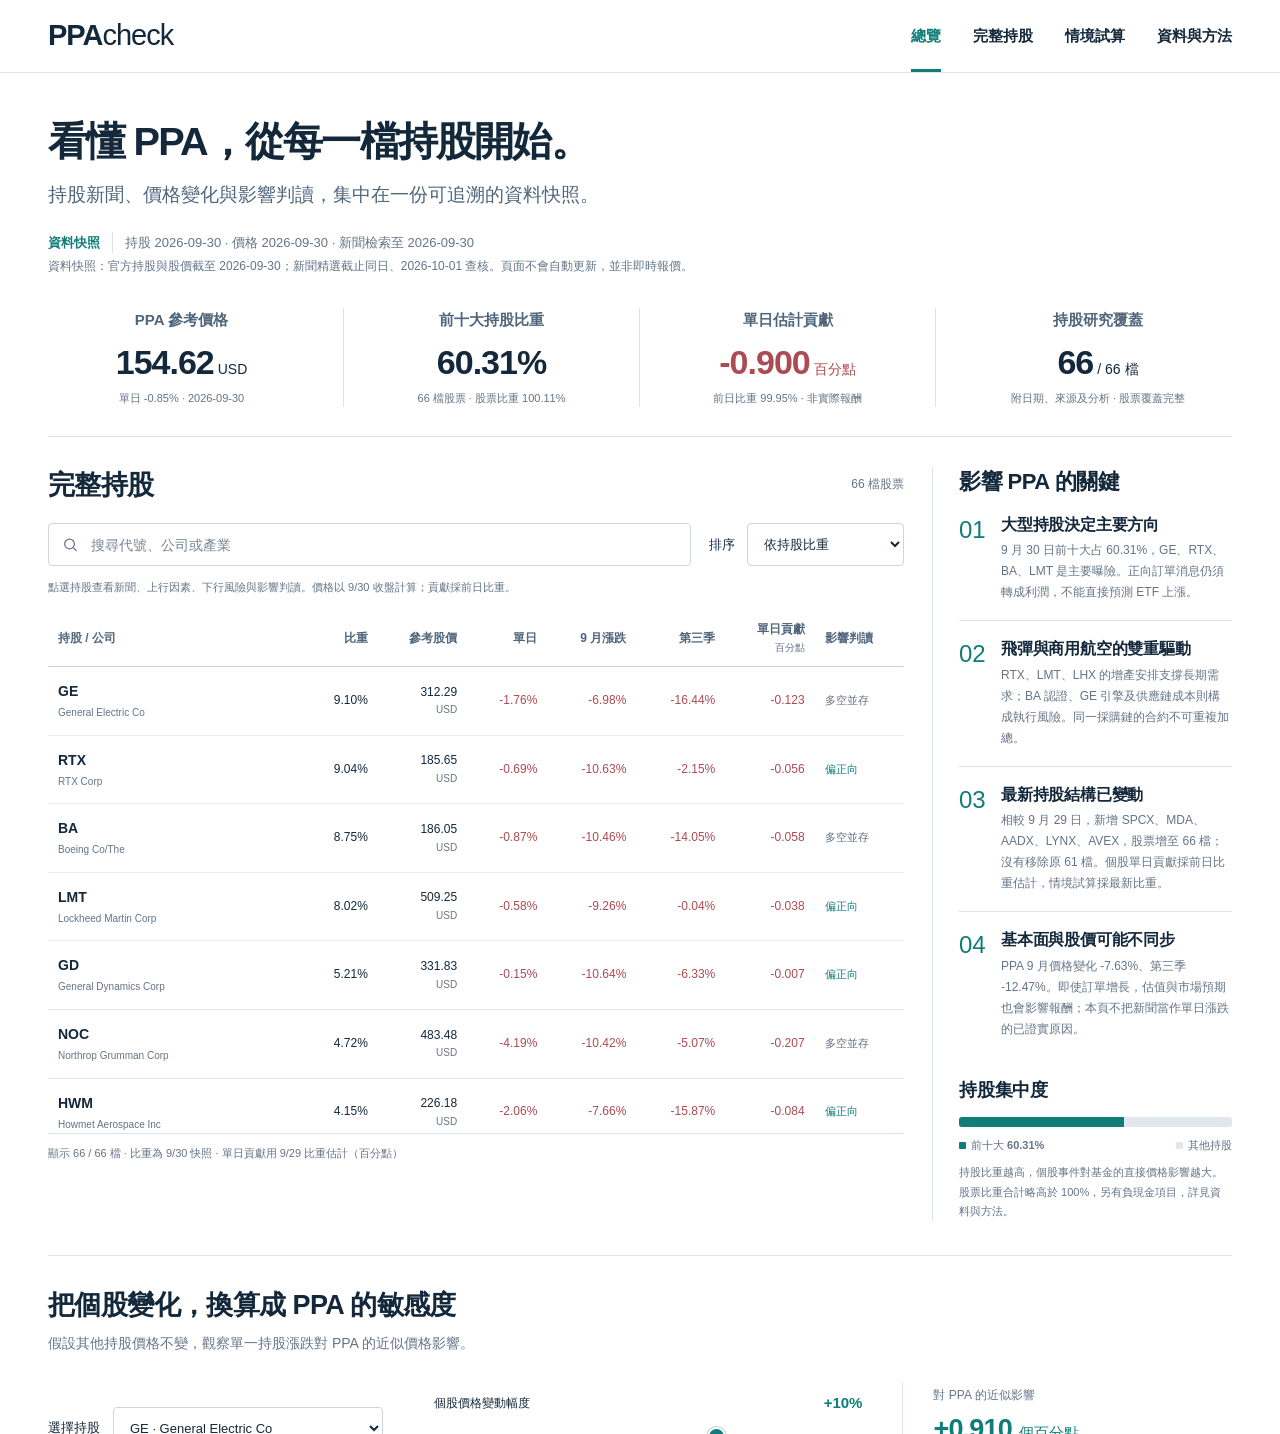
<file: index.html>
<!doctype html><html lang="zh-Hant"><head><meta charset="utf-8"><meta name="viewport" content="width=device-width, initial-scale=1"><meta http-equiv="refresh" content="0;url=PPAcheck.html"><title>PPAcheck</title></head><body><a href="PPAcheck.html">開啟 PPA 持股研究網頁</a></body></html>
</file>
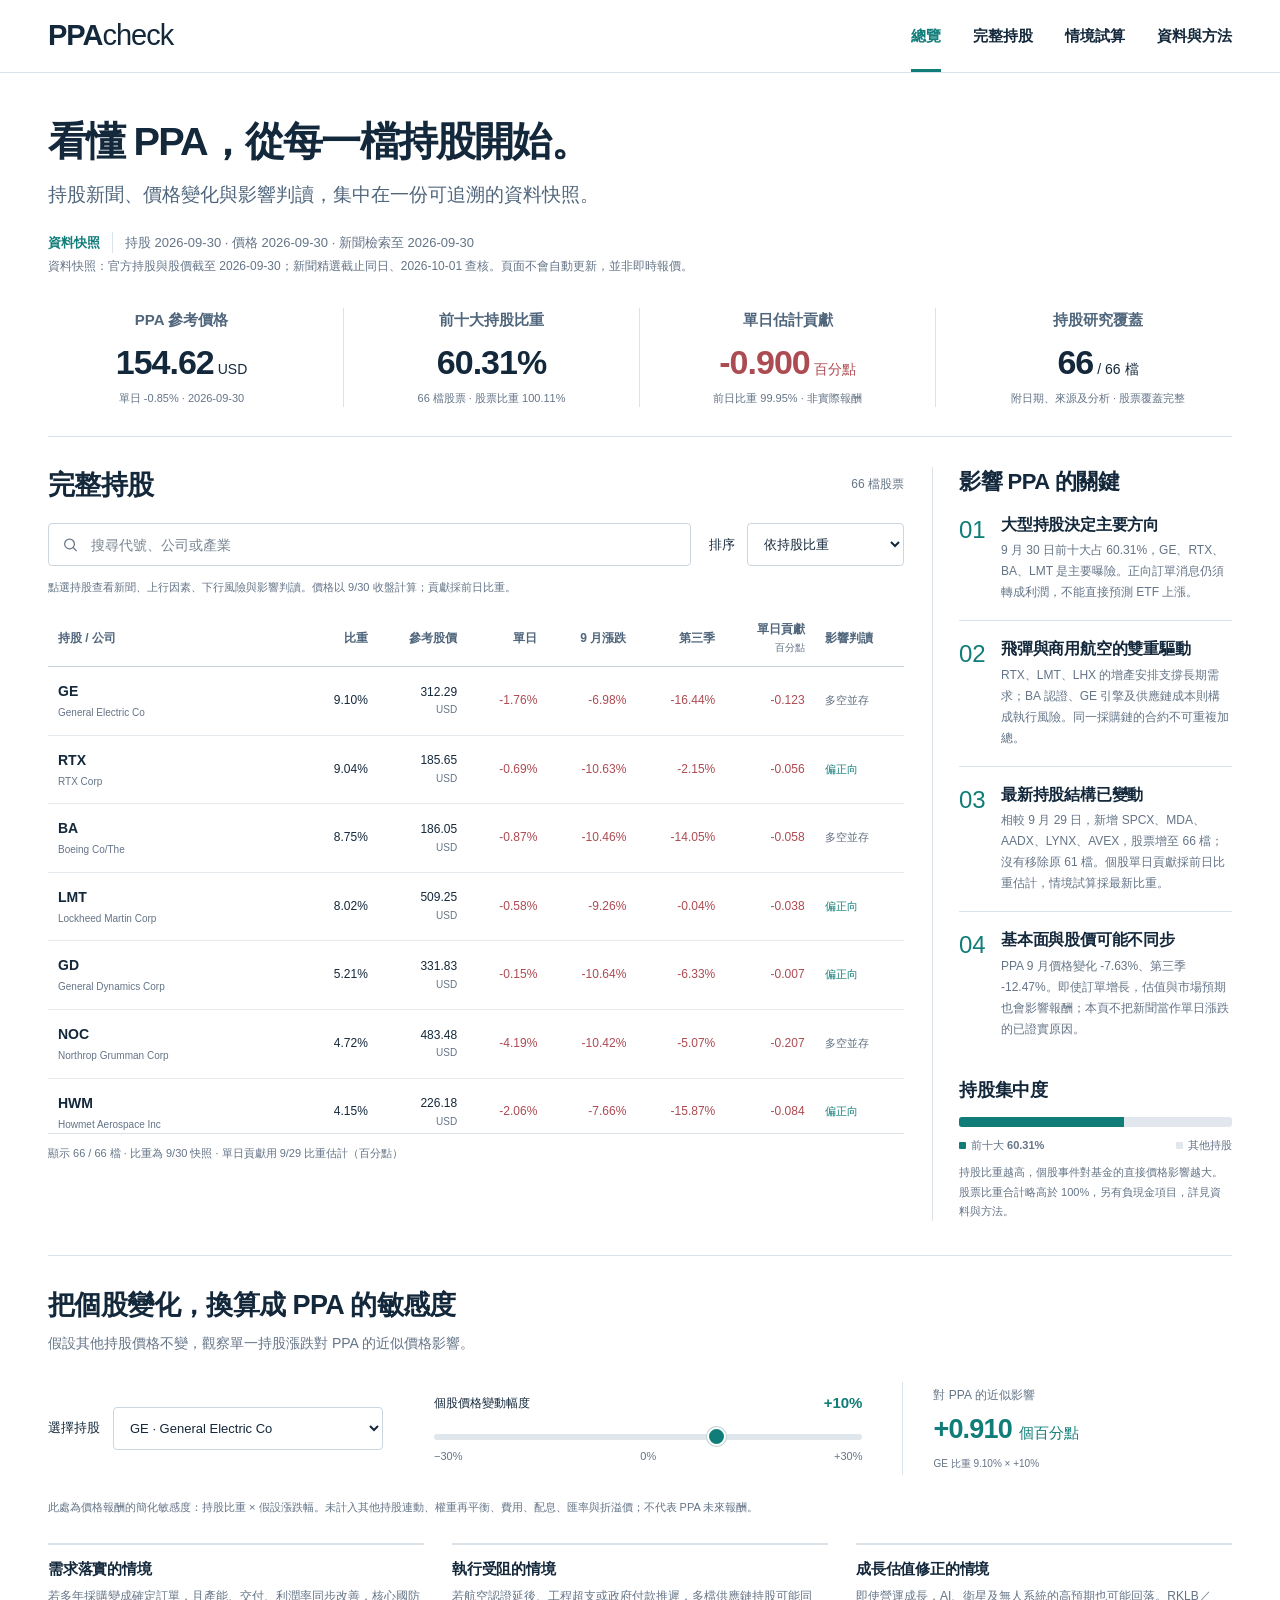
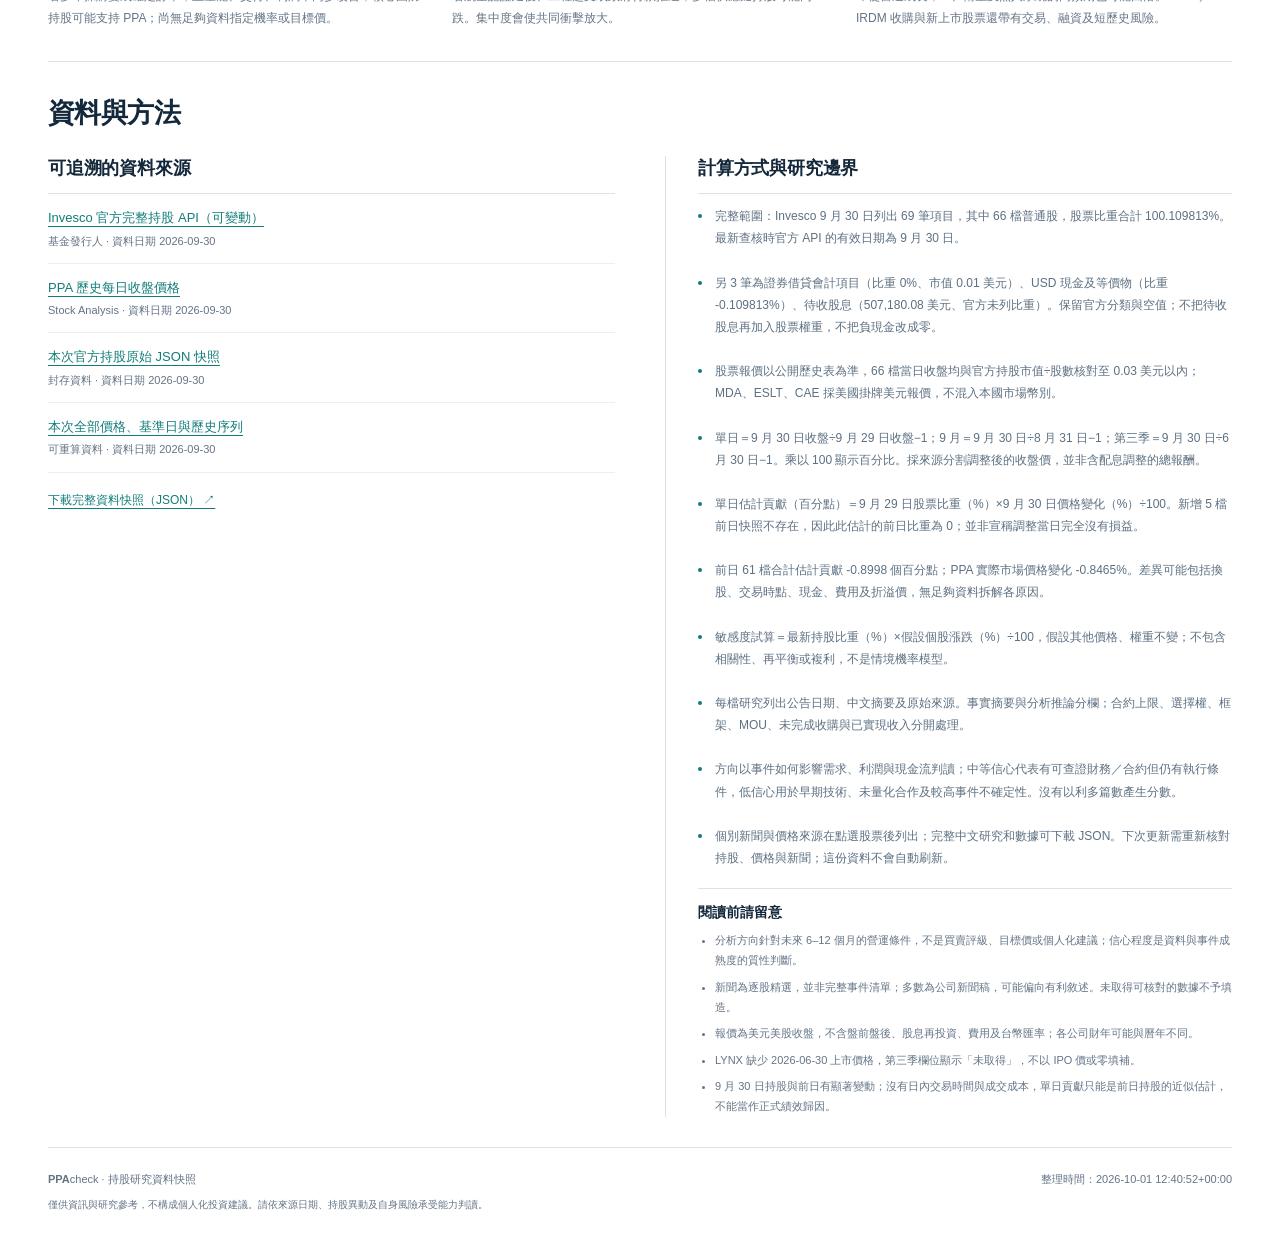
<file: PPAcheck.html>
<!doctype html>
<html lang="zh-Hant">
<head>
  <meta charset="utf-8">
  <meta name="viewport" content="width=device-width, initial-scale=1">
  <meta name="description" content="PPA 航太與國防 ETF 持股研究：新聞來源、股價變化、基金影響分析與情境試算。所有數據皆標示資料日期。">
  <meta name="theme-color" content="#14283b">
  <title>PPAcheck｜PPA 持股新聞與影響研究</title>
  <link rel="stylesheet" href="assets/ppa.css?v=20261001">
  <script src="assets/ppa.js?v=20261001" defer></script>
</head>
<body>
  <a class="skip-link" href="#main">跳至主要內容</a>
  <header class="site-header">
    <div class="header-inner">
      <a class="wordmark" href="#overview" aria-label="PPAcheck 首頁"><strong>PPA</strong>check</a>
      <nav aria-label="主要導覽">
        <a class="active" href="#overview">總覽</a>
        <a href="#holdings">完整持股</a>
        <a href="#scenario">情境試算</a>
        <a href="#methodology">資料與方法</a>
      </nav>
    </div>
  </header>
  <main id="main" class="page-shell">
    <section id="overview" class="overview" aria-labelledby="page-title">
      <h1 id="page-title">看懂 PPA，從每一檔持股開始。</h1>
      <p class="lede">持股新聞、價格變化與影響判讀，集中在一份可追溯的資料快照。</p>
      <div class="snapshot-line"><span class="snapshot-label">資料快照</span><span id="as-of">正在載入資料日期…</span></div>
      <p id="freshness-note" class="freshness-note"></p>
      <div id="load-status" class="load-status" role="status">正在載入持股、價格與研究資料…</div>
      <div class="metrics" aria-label="基金研究總覽">
        <div class="metric"><span>PPA 參考價格</span><strong id="fund-price">未取得</strong><small id="fund-return">以來源標示時間為準</small></div>
        <div class="metric"><span>前十大持股比重</span><strong id="top-ten">未取得</strong><small id="weight-coverage">依持股快照計算</small></div>
        <div class="metric"><span>單日估計貢獻</span><strong id="daily-impact">未取得</strong><small id="impact-coverage">權重 × 個股價格漲跌</small></div>
        <div class="metric"><span>持股研究覆蓋</span><strong id="research-count">未取得</strong><small id="research-coverage">已附新聞來源的股票</small></div>
      </div>
    </section>

    <section id="holdings" class="holdings-layout" aria-labelledby="holdings-title">
      <div class="holdings-main">
        <div class="section-heading"><h2 id="holdings-title">完整持股</h2><span id="holdings-count" class="muted"></span></div>
        <div class="table-controls">
          <label class="search-box"><span class="visually-hidden">搜尋代號、公司或產業</span><svg aria-hidden="true" width="18" height="18" viewBox="0 0 24 24" fill="none" stroke="currentColor" stroke-width="1.7"><circle cx="10.5" cy="10.5" r="6.8"/><path d="m15.5 15.5 5 5"/></svg><input id="holding-search" type="search" placeholder="搜尋代號、公司或產業" autocomplete="off" disabled></label>
          <label class="sort-control"><span>排序</span><select id="holding-sort" disabled><option value="weight">依持股比重</option><option value="change1d">依單日漲跌</option><option value="change1m">依 9 月漲跌</option><option value="change3m">依第三季漲跌</option><option value="impact">依單日影響幅度</option><option value="ticker">依股票代號</option></select></label>
        </div>
        <p class="table-note">點選持股查看新聞、上行因素、下行風險與影響判讀。價格以 9/30 收盤計算；貢獻採前日比重。</p>
        <div class="table-scroll" tabindex="0" role="region" aria-label="可捲動的完整持股表格">
          <table id="holdings-table">
            <thead><tr><th scope="col">持股 / 公司</th><th scope="col" class="numeric">比重</th><th scope="col" class="numeric">參考股價</th><th scope="col" class="numeric">單日</th><th scope="col" class="numeric">9 月漲跌</th><th scope="col" class="numeric">第三季</th><th scope="col" class="numeric">單日貢獻<br><span class="th-unit">百分點</span></th><th scope="col">影響判讀</th></tr></thead>
            <tbody id="holdings-body"><tr><td colspan="8" class="empty-cell">正在載入…</td></tr></tbody>
          </table>
        </div>
        <p id="table-result" class="table-caption" role="status"></p>
      </div>
      <aside class="research-rail" aria-labelledby="drivers-title">
        <h2 id="drivers-title">影響 PPA 的關鍵</h2>
        <div id="fund-summary" class="driver-list"></div>
        <div class="concentration"><h3>持股集中度</h3><div id="concentration-bar" class="concentration-bar" aria-hidden="true"></div><div class="concentration-legend"><span><i class="top-ten-key"></i>前十大 <strong id="top-ten-legend">未取得</strong></span><span><i class="rest-key"></i>其他持股</span></div><p class="small-muted">持股比重越高，個股事件對基金的直接價格影響越大。股票比重合計略高於 100%，另有負現金項目，詳見資料與方法。</p></div>
      </aside>
    </section>

    <section id="holding-detail" class="holding-detail" aria-labelledby="detail-title" hidden>
      <button id="close-detail" class="text-button" type="button">← 返回完整持股</button>
      <div class="detail-title-row"><div><h2 id="detail-title" tabindex="-1">個股研究</h2><p class="detail-subtitle">新聞如何傳導到 PPA</p></div><span id="detail-sector" class="muted"></span></div>
      <div id="detail-metrics" class="detail-metrics"></div>
      <p id="detail-price-note" class="small-muted"></p>
      <div class="detail-columns">
        <div><h3>近期新聞與來源</h3><div id="detail-news" class="news-list"></div></div>
        <aside class="assessment"><h3>對 PPA 的影響判讀</h3><div id="detail-assessment"></div></aside>
      </div>
      <p class="detail-notice">此為資料快照與情境分析，並非即時報價或價格預測。新聞敘述與分析推論分開呈現。</p>
    </section>

    <section id="scenario" class="scenario-section" aria-labelledby="scenario-title">
      <h2 id="scenario-title">把個股變化，換算成 PPA 的敏感度</h2>
      <p class="section-intro">假設其他持股價格不變，觀察單一持股漲跌對 PPA 的近似價格影響。</p>
      <div class="scenario-controls">
        <label class="scenario-stock"><span>選擇持股</span><select id="scenario-ticker" disabled><option>正在載入持股…</option></select></label>
        <div class="shock-control"><div class="shock-label"><label for="scenario-shock">個股價格變動幅度</label><output id="shock-value" for="scenario-shock">+10%</output></div><input id="scenario-shock" type="range" min="-30" max="30" step="1" value="10" disabled><div class="range-labels" aria-hidden="true"><span>−30%</span><span>0%</span><span>+30%</span></div></div>
        <div class="scenario-result" aria-live="polite"><span>對 PPA 的近似影響</span><strong id="scenario-result">未取得</strong><small id="scenario-formula"></small></div>
      </div>
      <p class="calculation-note">此處為價格報酬的簡化敏感度：持股比重 × 假設漲跌幅。未計入其他持股連動、權重再平衡、費用、配息、匯率與折溢價；不代表 PPA 未來報酬。</p>
      <div id="fund-scenarios" class="fund-scenarios"></div>
    </section>

    <section id="methodology" class="methodology-section" aria-labelledby="methodology-title">
      <h2 id="methodology-title">資料與方法</h2>
      <div class="method-columns"><div><h3>可追溯的資料來源</h3><ul id="sources-list" class="sources-list"></ul><a class="data-download" href="data/ppa-data.json" download>下載完整資料快照（JSON） ↗</a></div><div><h3>計算方式與研究邊界</h3><ul id="methodology-list" class="method-list"></ul><div id="limitations" class="limitations"></div></div></div>
    </section>
    <footer class="site-footer"><span><strong>PPA</strong>check · 持股研究資料快照</span><span id="generated-at"></span><p>僅供資訊與研究參考，不構成個人化投資建議。請依來源日期、持股異動及自身風險承受能力判讀。</p></footer>
  </main>
  <noscript><p class="noscript">本頁需要 JavaScript 才能讀取資料與操作表格。您也可以直接查看 <a href="data/ppa-data.json">完整 JSON 資料</a>。</p></noscript>
</body>
</html>
</file>
<file: assets/ppa.css>
:root{--navy:#14283b;--muted:#647487;--teal:#117d79;--line:#dbe3e9;--wash:#f2f6f8;--white:#fff;--down:#ad4b52;--up:#117d79;--focus:#1676a4;--font:-apple-system,BlinkMacSystemFont,"Segoe UI","Noto Sans TC","PingFang TC","Microsoft JhengHei",sans-serif}
*{box-sizing:border-box}html{scroll-behavior:smooth;scroll-padding-top:96px}body{margin:0;color:var(--navy);background:var(--white);font-family:var(--font);font-size:15px;line-height:1.65;-webkit-font-smoothing:antialiased}a{color:var(--teal);text-decoration-thickness:1px;text-underline-offset:4px}button,input,select{font:inherit}button,select,input[type=range]{cursor:pointer}button:disabled,select:disabled,input:disabled{cursor:wait}button:focus-visible,a:focus-visible,input:focus-visible,select:focus-visible,[tabindex]:focus-visible{outline:3px solid #78b7d3;outline-offset:3px}button{color:inherit}h1,h2,h3,h4,p{margin:0}h1,h2,h3,h4{line-height:1.35}h2{font-size:27px;letter-spacing:-.6px}h3{font-size:19px;letter-spacing:-.2px}h4{font-size:16px}strong{font-weight:650}.site-header{height:73px;border-bottom:1px solid var(--line);background:var(--white)}.header-inner{max-width:1488px;margin:auto;padding:0 48px;height:100%;display:flex;align-items:center;justify-content:space-between;gap:24px}.wordmark{font-size:29px;letter-spacing:-1px;color:var(--navy);text-decoration:none;white-space:nowrap}.wordmark strong{font-weight:760}.site-header nav{display:flex;align-items:stretch;align-self:stretch;gap:32px}.site-header nav a{display:flex;align-items:center;position:relative;text-decoration:none;color:var(--navy);font-size:15px;font-weight:600;white-space:nowrap}.site-header nav a:hover,.site-header nav a.active{color:var(--teal)}.site-header nav a.active:after{content:"";position:absolute;bottom:0;left:0;right:0;height:3px;background:var(--teal)}.page-shell{max-width:1488px;margin:auto;padding:0 48px}.overview{padding:42px 0 0}.overview h1{font-size:clamp(30px,3.1vw,44px);letter-spacing:-1.8px;font-weight:740}.lede{font-size:19px;color:#50667c;margin-top:10px;line-height:1.7}.snapshot-line{display:flex;gap:12px;align-items:baseline;flex-wrap:wrap;margin-top:21px;color:var(--muted);font-size:13px}.snapshot-label{font-weight:650;color:var(--teal);border-right:1px solid var(--line);padding-right:12px}.freshness-note{font-size:12px;color:var(--muted);margin-top:4px;max-width:1100px}.metrics{display:grid;grid-template-columns:repeat(4,1fr);padding:31px 0 29px;border-bottom:1px solid var(--line)}.metric{padding:0 28px;text-align:center;border-right:1px solid var(--line)}.metric:first-child{padding-left:0}.metric:last-child{border-right:0;padding-right:0}.metric>span{font-size:15px;color:#50667c;display:block;font-weight:600}.metric>strong{display:block;font-size:34px;font-weight:650;letter-spacing:-1px;margin:7px 0 3px;line-height:1.35;font-variant-numeric:tabular-nums}.metric small{display:block;font-size:11px;line-height:1.65;color:var(--muted)}.metric .metric-unit{font-size:14px;font-weight:500;letter-spacing:0;margin-left:4px}.load-status{padding:12px 14px;background:var(--wash);color:var(--muted);margin-top:20px;font-size:13px}.load-status.error{color:var(--down);border-left:3px solid var(--down)}.holdings-layout{display:grid;grid-template-columns:minmax(0,1fr) 300px;gap:28px;padding:30px 0 34px;border-bottom:1px solid var(--line)}.section-heading{display:flex;justify-content:space-between;gap:12px;align-items:center}.section-heading .muted{font-size:12px}.table-controls{display:flex;gap:18px;align-items:center;margin-top:20px}.search-box{display:flex;align-items:center;gap:10px;flex:1;min-width:0;border:1px solid #cbd6df;border-radius:4px;padding:0 13px;height:43px;color:var(--muted)}.search-box:focus-within{border-color:var(--teal);box-shadow:0 0 0 2px #117d7912}.search-box input{border:0;background:transparent;outline:0;width:100%;min-width:0;color:var(--navy);font-size:14px;height:100%}.search-box input:focus-visible{outline:0}.search-box input::placeholder{color:#788592}.sort-control{display:flex;align-items:center;gap:12px;font-size:13px;white-space:nowrap}select{height:43px;border:1px solid #cbd6df;border-radius:4px;color:var(--navy);background:var(--white);padding:0 32px 0 12px;font-size:13px;min-width:152px}.table-note{color:var(--muted);font-size:11px;line-height:1.7;margin:12px 0 13px}.table-scroll{overflow:auto;max-height:524px;border-bottom:1px solid var(--line);scrollbar-width:thin;scrollbar-color:#b9c8d2 transparent}table{width:100%;border-collapse:separate;border-spacing:0;font-variant-numeric:tabular-nums;font-size:12px;min-width:805px}th{background:var(--white);position:sticky;top:0;z-index:1;color:#50667c;text-align:left;font-weight:600;white-space:nowrap;padding:10px 10px;border-bottom:1px solid #c5d2dc;line-height:1.5}th:first-child{padding-left:10px}.th-unit{font-size:10px;color:var(--muted);font-weight:400}td{padding:13px 10px;border-bottom:1px solid #e5ebef;white-space:nowrap;vertical-align:middle}tbody tr:last-child td{border-bottom:0}tbody tr:hover td{background:#f6fafb}tbody tr.selected td{background:#edf7f6}.numeric{text-align:right}.stock-button{border:0;background:none;padding:0;text-align:left;max-width:177px;display:block;width:100%}.stock-button .ticker{font-size:14px;font-weight:750;color:var(--navy)}.stock-button .company{display:block;font-size:10px;max-width:177px;overflow:hidden;text-overflow:ellipsis;color:var(--muted);margin-top:2px}.stock-button:hover .ticker{color:var(--teal);text-decoration:underline;text-underline-offset:3px}.money-currency{font-size:10px;color:var(--muted);display:block}.direction{font-size:11px;color:#617080;white-space:nowrap}.direction-positive{color:var(--up)}.direction-negative{color:var(--down)}.positive{color:var(--up)!important}.negative{color:var(--down)!important}.missing{font-size:11px;color:#87919b}.empty-cell{text-align:center;padding:45px 12px;color:var(--muted)}.table-caption{margin-top:10px;font-size:11px;color:var(--muted)}.research-rail{border-left:1px solid var(--line);padding-left:26px}.research-rail h2{font-size:22px;letter-spacing:-.5px}.driver{padding:17px 0;display:grid;grid-template-columns:30px 1fr;gap:12px;border-bottom:1px solid var(--line)}.driver:last-child{border-bottom:0}.driver-number{font-size:24px;font-weight:400;color:var(--teal);line-height:1.35}.driver h3{font-size:16px;margin-bottom:5px}.driver p{font-size:12px;line-height:1.75;color:var(--muted)}.driver a{font-size:11px}.concentration{margin-top:21px}.concentration h3{font-size:18px}.concentration-bar{display:flex;height:10px;background:#e1e7ec;border-radius:3px;overflow:hidden;margin-top:15px}.concentration-bar span{height:100%;background:var(--teal)}.concentration-legend{display:flex;gap:15px;justify-content:space-between;margin-top:9px;font-size:11px;color:var(--muted)}.concentration-legend i{display:inline-block;width:7px;height:7px;border-radius:1px;margin-right:5px}.top-ten-key{background:var(--teal)}.rest-key{background:#e1e7ec}.small-muted{font-size:11px;color:var(--muted);line-height:1.75;margin-top:9px}.holding-detail{border:1px solid var(--line);border-radius:4px;margin-top:34px;padding:24px 26px 0;scroll-margin-top:24px}.text-button{background:none;border:0;padding:0;color:var(--teal);font-size:13px;font-weight:600;cursor:pointer}.text-button:hover{text-decoration:underline}.detail-title-row{display:flex;align-items:center;justify-content:space-between;gap:16px;margin-top:18px}.detail-title-row h2{font-size:29px}.detail-subtitle{font-size:16px;color:#536b81;margin-top:4px}.detail-title-row>.muted{font-size:12px}.detail-metrics{display:grid;grid-template-columns:2fr repeat(4,1fr);border-top:1px solid var(--line);border-bottom:1px solid var(--line);margin-top:22px;padding:20px 0;gap:0}.detail-metric{border-left:1px solid var(--line);padding:0 20px}.detail-metric:first-child{border-left:0;padding-left:0}.detail-metric:last-child{padding-right:0}.detail-metric>span{display:block;color:var(--muted);font-size:12px}.detail-metric>strong{display:block;font-size:23px;line-height:1.4;margin:7px 0 3px;font-variant-numeric:tabular-nums}.detail-metric.company-metric>strong{font-size:20px}.detail-metric>small{color:var(--muted);font-size:10px;display:block;line-height:1.5}.detail-columns{display:grid;grid-template-columns:1.5fr 1fr;gap:30px;padding:27px 0 24px}.detail-columns>div>h3,.assessment>h3{font-size:22px;margin-bottom:8px}.assessment{border-left:1px solid var(--line);padding-left:29px}.news-article{padding:19px 0;border-bottom:1px solid var(--line)}.news-article:last-child{border-bottom:0}.news-meta{font-size:11px;color:var(--muted);margin-bottom:6px}.news-article h4{font-size:16px;line-height:1.6}.news-article h4 a{color:var(--navy);text-decoration:none}.news-article h4 a:hover{color:var(--teal);text-decoration:underline}.news-article p{font-size:13px;color:#5d7082;line-height:1.85;margin-top:8px}.news-source-link{display:inline-block;font-size:11px;margin-top:9px}.assessment-meta{display:grid;grid-template-columns:1fr 1fr;margin:20px 0;gap:20px}.assessment-meta div+div{border-left:1px solid var(--line);padding-left:20px}.assessment-meta span{display:block;font-size:12px;color:var(--muted)}.assessment-meta strong{font-size:16px;display:block;margin-top:3px}.assessment-thesis{font-size:13px;line-height:1.9;color:#536b81}.assessment-block{padding:19px 0;border-top:1px solid var(--line);margin-top:19px}.assessment-block+.assessment-block{margin-top:0}.assessment-block h4{margin-bottom:7px}.assessment-block p,.assessment-block ul{font-size:13px;color:#5d7082;line-height:1.85;margin:0}.assessment-block ul{padding-left:18px}.assessment-block li+li{margin-top:6px}.detail-notice{margin:0 -26px;padding:13px 26px;background:var(--wash);font-size:11px;color:#587084;border-top:1px solid var(--line);border-radius:0 0 4px 4px}.scenario-section{padding:31px 0 32px;border-bottom:1px solid var(--line)}.section-intro{font-size:14px;color:var(--muted);margin-top:8px}.scenario-controls{display:grid;grid-template-columns:1.05fr 1.3fr 1fr;gap:40px;align-items:center;margin-top:27px}.scenario-stock{display:flex;gap:13px;align-items:center;font-size:13px;white-space:nowrap}.scenario-stock select{width:100%;min-width:0;max-width:270px}.shock-control{min-width:0}.shock-label{display:flex;align-items:center;justify-content:space-between;font-size:12px;gap:12px}.shock-label output{font-size:15px;font-weight:650;font-variant-numeric:tabular-nums}.shock-control input[type=range]{display:block;width:100%;height:6px;appearance:none;background:#e0e7ec;accent-color:var(--teal);border-radius:3px;margin:18px 0 7px}.shock-control input[type=range]::-webkit-slider-thumb{appearance:none;background:var(--teal);height:19px;width:19px;border:2px solid white;border-radius:50%;box-shadow:0 0 0 1px #bfd4d4}.shock-control input[type=range]::-moz-range-thumb{background:var(--teal);height:16px;width:16px;border:2px solid white;border-radius:50%}.range-labels{display:flex;justify-content:space-between;font-size:11px;color:var(--muted)}.scenario-result{border-left:1px solid var(--line);padding-left:30px}.scenario-result>span{font-size:12px;color:var(--muted)}.scenario-result strong{display:block;font-size:27px;letter-spacing:-.8px;font-variant-numeric:tabular-nums;line-height:1.5;margin-top:3px}.scenario-result strong span{font-size:15px;font-weight:500;letter-spacing:0}.scenario-result small{font-size:10px;color:var(--muted)}.calculation-note{color:var(--muted);font-size:11px;margin-top:22px;line-height:1.85}.fund-scenarios{display:grid;grid-template-columns:repeat(3,1fr);gap:28px;margin-top:26px}.fund-scenarios:empty{display:none}.fund-scenario{border-top:2px solid var(--line);padding-top:14px}.fund-scenario h3{font-size:15px;margin-bottom:7px}.fund-scenario p{font-size:12px;color:var(--muted);line-height:1.8}.methodology-section{padding:33px 0 30px}.method-columns{display:grid;grid-template-columns:1fr 1fr;gap:50px;margin-top:24px}.method-columns>div+div{border-left:1px solid var(--line);padding-left:32px}.method-columns h3{font-size:18px;padding-bottom:13px;border-bottom:1px solid var(--line)}.sources-list,.method-list{margin:0;padding:0;list-style:none}.sources-list li{padding:13px 0;border-bottom:1px solid #edf0f3;font-size:13px;line-height:1.65}.sources-list small{display:block;color:var(--muted);font-size:11px;margin-top:3px}.method-list li{padding:11px 0 11px 17px;position:relative;color:#5d7082;font-size:12px;line-height:1.85}.method-list li:before{content:"";position:absolute;left:0;top:20px;width:4px;height:4px;background:var(--teal);border-radius:50%}.limitations{padding-top:14px;border-top:1px solid var(--line);margin-top:8px}.limitations h4{font-size:14px;margin-bottom:8px}.limitations ul{padding-left:17px;margin:0;font-size:11px;color:var(--muted);line-height:1.85}.limitations li+li{margin-top:6px}.data-download{display:inline-block;font-size:12px;margin-top:18px}.site-footer{display:flex;flex-wrap:wrap;align-items:baseline;justify-content:space-between;padding:22px 0 28px;border-top:1px solid var(--line);gap:9px;color:var(--muted);font-size:11px}.site-footer p{flex-basis:100%;font-size:10px}.muted{color:var(--muted)}.visually-hidden{position:absolute!important;width:1px;height:1px;overflow:hidden;clip:rect(0,0,0,0);white-space:nowrap}.skip-link{position:absolute;left:20px;top:-100px;z-index:10;padding:10px 15px;background:var(--navy);color:white}.skip-link:focus{top:10px}.noscript{padding:30px;max-width:1000px;margin:auto}.empty-news{font-size:13px;color:var(--muted);padding:22px 0;line-height:1.9}[hidden]{display:none!important}
@media(min-width:1600px){.page-shell,.header-inner{max-width:1536px}.holdings-layout{grid-template-columns:minmax(0,1fr) 340px}table{font-size:13px}.stock-button{max-width:195px}.stock-button .company{max-width:195px}}
@media(max-width:1200px){.page-shell,.header-inner{padding-left:32px;padding-right:32px}.holdings-layout{grid-template-columns:minmax(0,1fr) 250px;gap:23px}.research-rail{padding-left:22px}.research-rail h2{font-size:20px}.metric{padding:0 15px}.metric>strong{font-size:30px}.scenario-controls{gap:25px;grid-template-columns:1fr 1fr 1fr}.scenario-stock{flex-direction:column;align-items:flex-start;gap:6px}.scenario-stock select{max-width:100%}.table-controls{gap:10px}.sort-control{gap:8px}.sort-control>span{display:none}.detail-metric{padding:0 13px}.detail-metric>strong{font-size:20px}}
@media(max-width:960px){.holdings-layout{grid-template-columns:1fr}.research-rail{border-left:0;padding:24px 0 0;border-top:1px solid var(--line)}.driver-list{display:grid;grid-template-columns:repeat(3,1fr);gap:25px}.driver{border-bottom:0;grid-template-columns:25px 1fr;gap:8px}.driver-number{font-size:21px}.research-rail h2{font-size:22px}.concentration{max-width:520px;margin-top:12px}.table-scroll{max-height:500px}.detail-metrics{grid-template-columns:repeat(4,1fr);row-gap:20px}.company-metric{grid-column:1/-1}.detail-metric:nth-child(2){padding-left:0;border-left:0}.detail-columns{grid-template-columns:1.2fr 1fr;gap:24px}.assessment{padding-left:23px}.fund-scenarios{gap:20px}.method-columns{gap:28px}.method-columns>div+div{padding-left:25px}}
@media(max-width:700px){html{scroll-padding-top:20px}.site-header{height:auto}.header-inner{padding:17px 20px 0;display:block}.wordmark{font-size:26px;display:inline-block}.site-header nav{gap:0;justify-content:space-between;margin-top:16px}.site-header nav a{font-size:13px;padding:9px 0 13px}.page-shell{padding:0 20px}.overview{padding-top:28px}.overview h1{font-size:30px;letter-spacing:-1.2px;max-width:500px;line-height:1.45}.lede{font-size:15px;line-height:1.8;margin-top:12px}.snapshot-line{font-size:11px;gap:8px;margin-top:17px}.snapshot-label{padding-right:8px}.freshness-note{font-size:10px;margin-top:5px}.metrics{grid-template-columns:repeat(2,1fr);padding:23px 0;row-gap:25px}.metric{padding:0 13px!important;text-align:left}.metric:nth-child(2){border-right:0}.metric:nth-child(odd){padding-left:0!important}.metric>span{font-size:12px}.metric>strong{font-size:28px;letter-spacing:-.7px}.metric small{font-size:10px}.metric .metric-unit{font-size:11px}.holdings-layout{padding-top:25px;gap:22px}h2{font-size:24px;letter-spacing:-.5px}.section-heading .muted{font-size:11px}.table-controls{flex-wrap:wrap;margin-top:17px;gap:10px}.search-box{flex-basis:100%}.sort-control{margin-left:auto}.sort-control>span{display:inline}.sort-control select{height:35px;min-width:155px;font-size:12px}.table-note{font-size:10px}.table-scroll{max-height:495px}.table-caption{font-size:10px}.driver-list{grid-template-columns:1fr;gap:0}.driver{padding:15px 0;border-bottom:1px solid var(--line);grid-template-columns:30px 1fr;gap:12px}.driver p{font-size:12px}.driver h3{font-size:16px}.driver-number{font-size:23px}.concentration{margin-top:18px}.scenario-section{padding-top:26px}.scenario-section h2{font-size:23px;max-width:450px}.section-intro{font-size:12px;line-height:1.8}.scenario-controls{grid-template-columns:1fr;gap:22px;margin-top:22px}.scenario-stock{display:grid;grid-template-columns:78px 1fr;align-items:center;font-size:12px}.scenario-stock select{width:100%;max-width:100%}.shock-control{padding:0 2px}.scenario-result{border-left:0;border-top:1px solid var(--line);padding:17px 0 0}.scenario-result strong{font-size:29px}.calculation-note{font-size:10px}.fund-scenarios{grid-template-columns:1fr;gap:18px;margin-top:22px}.fund-scenario{padding-top:11px}.holding-detail{margin-top:26px;padding:18px 17px 0}.detail-title-row{display:block;margin-top:17px}.detail-title-row h2{font-size:26px}.detail-title-row>.muted{display:block;margin-top:9px;font-size:11px}.detail-subtitle{font-size:13px}.detail-metrics{grid-template-columns:repeat(2,1fr);margin-top:17px;padding:16px 0;row-gap:17px}.detail-metric{padding:0 12px}.detail-metric:nth-child(even){border-left:0;padding-left:0}.detail-metric>span{font-size:10px}.detail-metric>strong{font-size:21px}.detail-metric.company-metric>strong{font-size:19px}.detail-metric>small{font-size:10px}.detail-columns{grid-template-columns:1fr;gap:22px;padding-top:21px}.detail-columns>div>h3,.assessment>h3{font-size:20px}.assessment{border-left:0;padding-left:0;border-top:1px solid var(--line);padding-top:21px}.detail-notice{margin:0 -17px;padding:12px 17px;font-size:10px}.news-article h4{font-size:15px}.news-article p{font-size:12px}.news-meta{font-size:10px}.methodology-section{padding-top:28px}.method-columns{grid-template-columns:1fr;gap:29px;margin-top:21px}.method-columns>div+div{border-left:0;padding-left:0}.method-columns h3{font-size:17px}.site-footer{font-size:10px}.site-footer p{line-height:1.8}.load-status{font-size:12px}.research-rail{padding-top:23px}}
@media(prefers-reduced-motion:reduce){html{scroll-behavior:auto}*{transition:none!important}}
/* Keep the wide financial table inside its scroll region on small screens. */
.holdings-main,.research-rail{min-width:0}
@media(max-width:700px){
  .freshness-note,.table-note,.table-caption,.calculation-note{font-size:12px}
  .metric small,.detail-metric>small,.news-meta{font-size:11px}
  .news-article p,.driver p{font-size:14px}
  .table-note:after{content:" 手機可在表格內左右滑動查看全部欄位。"}
  th:first-child,td:first-child{position:sticky;left:0;background:white;z-index:1;max-width:150px}
  th:first-child{z-index:2}
  .stock-button,.stock-button .company{max-width:130px}
}
</file>
